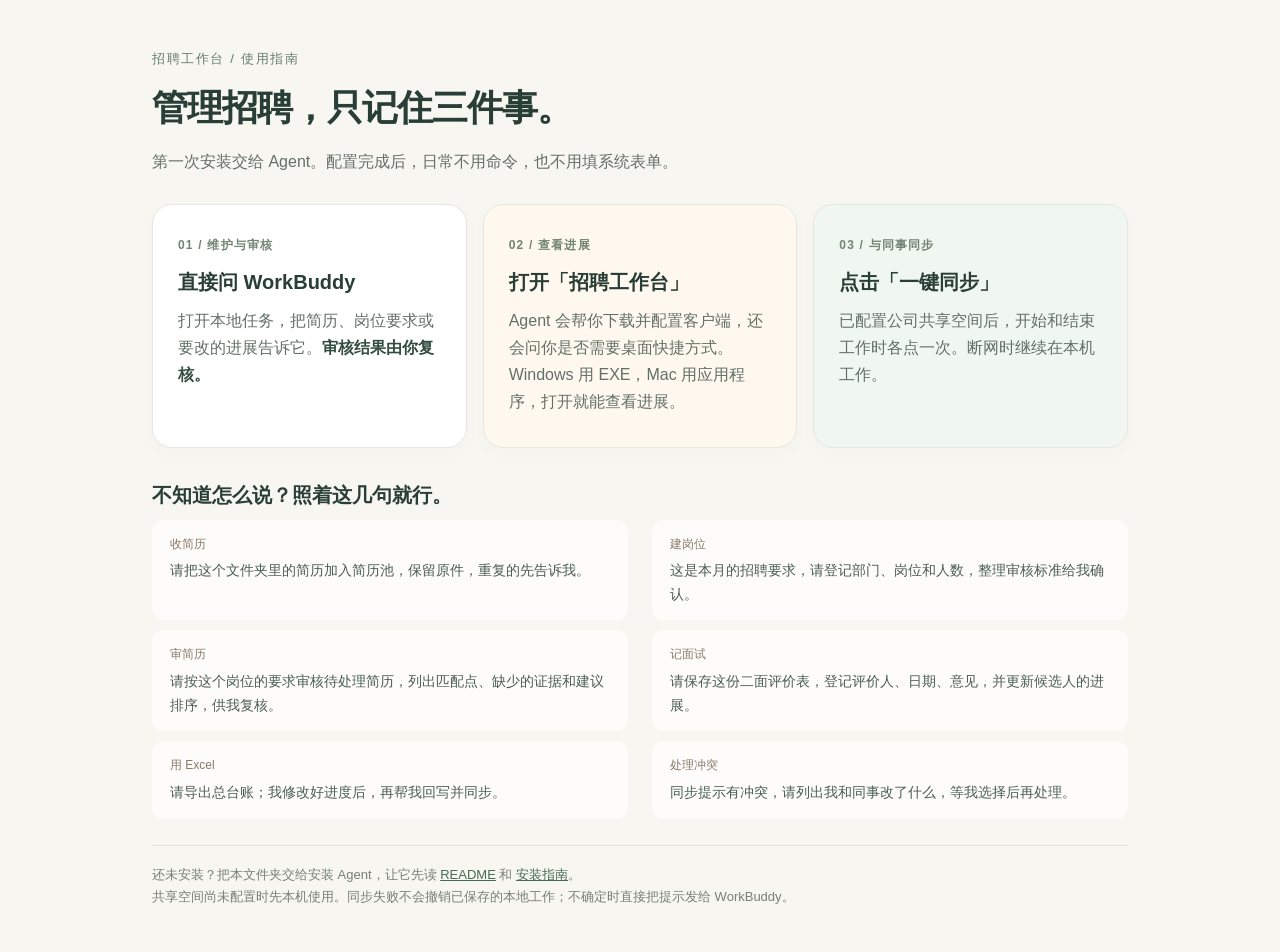
<file: 简历管理/使用说明.html>
<!doctype html>
<html lang="zh-CN">
<meta charset="utf-8">
<meta name="viewport" content="width=device-width,initial-scale=1">
<title>招聘工作台 · 从这里开始</title>
<style>
*{box-sizing:border-box}body{margin:0;background:#f8f6f1;color:#293e37;font:16px/1.7 "Microsoft YaHei","PingFang SC",sans-serif}main{max-width:1040px;margin:auto;padding:44px 32px}small{color:#667d6e;letter-spacing:.12em}h1{font-size:36px;letter-spacing:-1px;margin:6px 0 10px}p{margin:6px 0;color:#627068}.intro{margin-bottom:28px}.steps{display:grid;grid-template-columns:repeat(3,1fr);gap:16px}.card{padding:25px;border:1px solid #e4e8df;border-radius:20px;background:#fff;box-shadow:0 6px 18px #293e3705}.card:nth-child(2){background:#fff8ee}.card:nth-child(3){background:#f0f6f0}.number{font-size:12px;font-weight:700;color:#728472;letter-spacing:.1em}h2{font-size:20px;margin:8px 0}strong{color:#314b3e}section{margin-top:30px}.phrases{display:grid;grid-template-columns:repeat(2,1fr);gap:10px 24px}.phrase{background:#ffffffb0;border-radius:12px;padding:14px 18px;color:#4c5d53;font-size:14px}.label{display:block;font-size:12px;color:#8b7868;margin-bottom:5px}footer{margin-top:26px;padding-top:18px;border-top:1px solid #e0e5dd;font-size:13px;color:#758076}a{color:#476b54}@media(max-width:700px){main{padding:28px 20px}h1{font-size:29px}.steps,.phrases{grid-template-columns:1fr}.card{padding:18px}}@media print{body{background:white}main{padding:10px;max-width:none}.card{box-shadow:none}footer{font-size:11px}}
</style>
<main>
<small>招聘工作台 / 使用指南</small>
<h1>管理招聘，只记住三件事。</h1>
<p class="intro">第一次安装交给 Agent。配置完成后，日常不用命令，也不用填系统表单。</p>
<div class="steps">
  <article class="card"><span class="number">01 / 维护与审核</span><h2>直接问 WorkBuddy</h2><p>打开本地任务，把简历、岗位要求或要改的进展告诉它。<strong>审核结果由你复核。</strong></p></article>
  <article class="card"><span class="number">02 / 查看进展</span><h2>打开「招聘工作台」</h2><p>Agent 会帮你下载并配置客户端，还会问你是否需要桌面快捷方式。Windows 用 EXE，Mac 用应用程序，打开就能查看进展。</p></article>
  <article class="card"><span class="number">03 / 与同事同步</span><h2>点击「一键同步」</h2><p>已配置公司共享空间后，开始和结束工作时各点一次。断网时继续在本机工作。</p></article>
</div>
<section>
<h2>不知道怎么说？照着这几句就行。</h2>
<div class="phrases">
  <div class="phrase"><span class="label">收简历</span>请把这个文件夹里的简历加入简历池，保留原件，重复的先告诉我。</div>
  <div class="phrase"><span class="label">建岗位</span>这是本月的招聘要求，请登记部门、岗位和人数，整理审核标准给我确认。</div>
  <div class="phrase"><span class="label">审简历</span>请按这个岗位的要求审核待处理简历，列出匹配点、缺少的证据和建议排序，供我复核。</div>
  <div class="phrase"><span class="label">记面试</span>请保存这份二面评价表，登记评价人、日期、意见，并更新候选人的进展。</div>
  <div class="phrase"><span class="label">用 Excel</span>请导出总台账；我修改好进度后，再帮我回写并同步。</div>
  <div class="phrase"><span class="label">处理冲突</span>同步提示有冲突，请列出我和同事改了什么，等我选择后再处理。</div>
</div>
</section>
<footer>还未安装？把本文件夹交给安装 Agent，让它先读 <a href="README.md">README</a> 和 <a href="docs/agent-install.md">安装指南</a>。<br>共享空间尚未配置时先本机使用。同步失败不会撤销已保存的本地工作；不确定时直接把提示发给 WorkBuddy。</footer>
</main>
</html>
</file>
